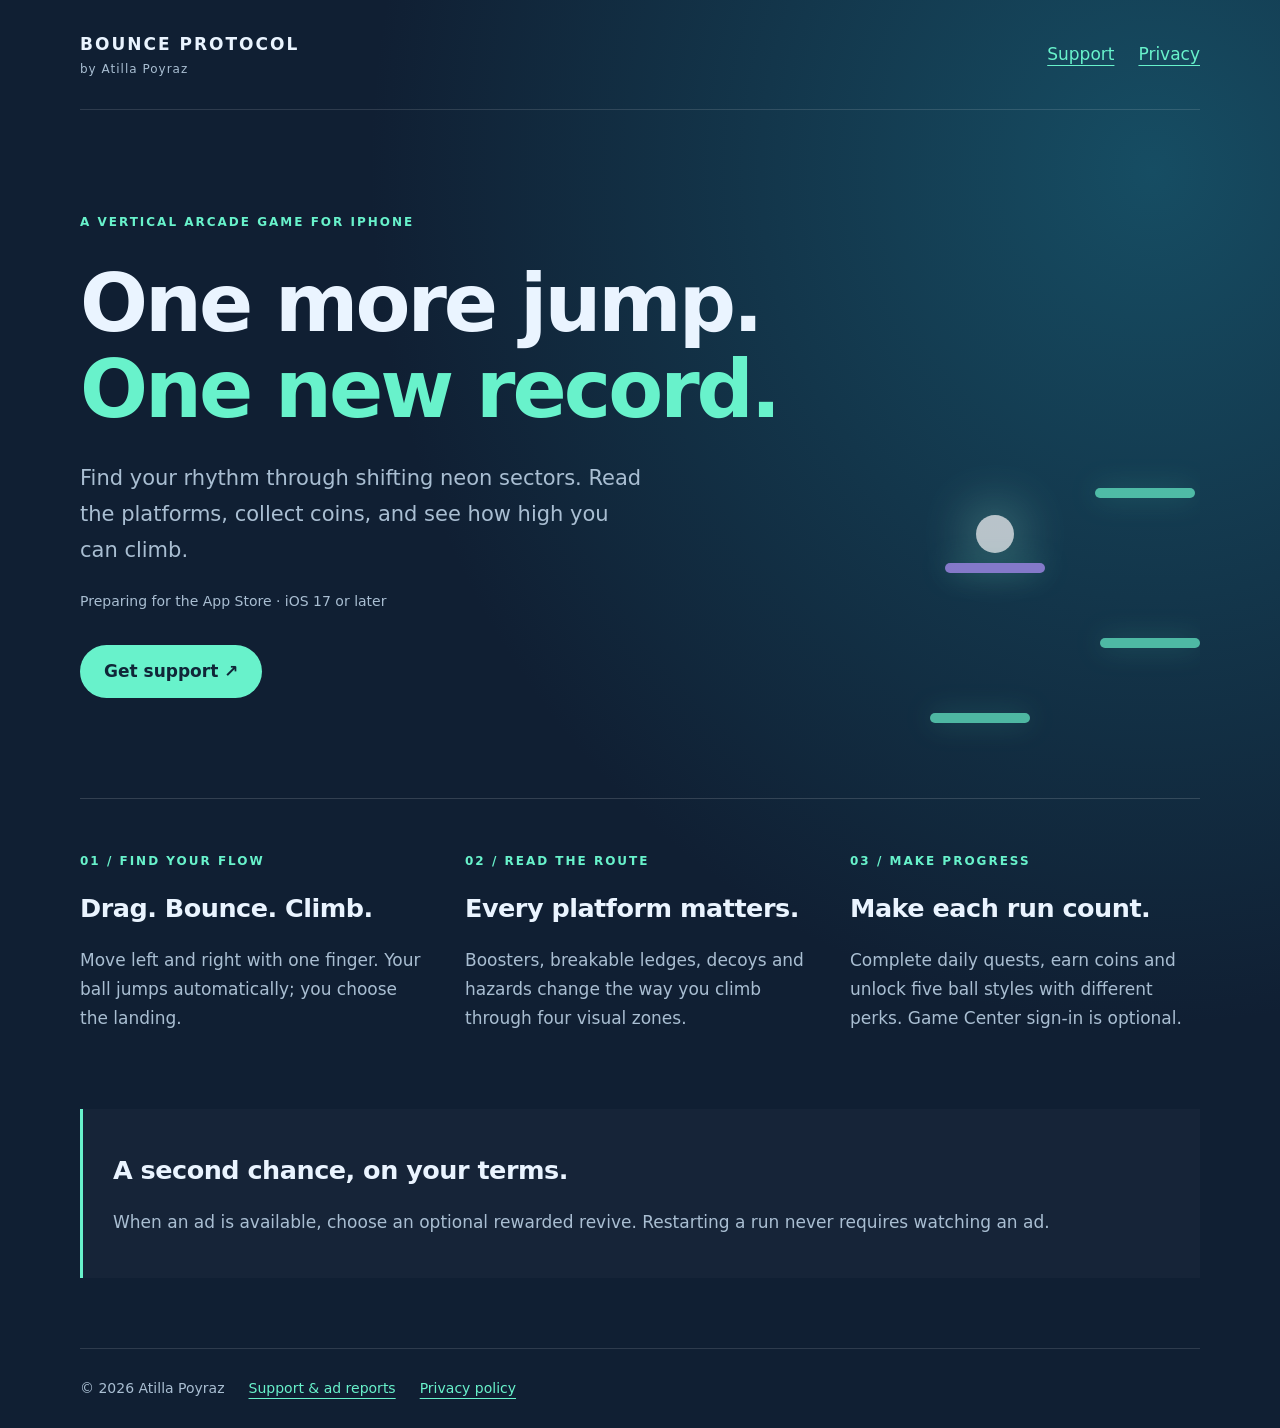
<file: index.html>
<!doctype html>
<html lang="en"><head><meta charset="utf-8"><meta name="viewport" content="width=device-width, initial-scale=1"><meta name="description" content="Bounce Protocol — a vertical arcade game for iPhone. Official support and privacy information."><title>Bounce Protocol — Climb. Adapt. Survive.</title><link rel="stylesheet" href="style.css"></head>
<body><header><a class="brand" href="index.html">BOUNCE PROTOCOL<span>by Atilla Poyraz</span></a><nav aria-label="Main"><a href="support.html">Support</a><a href="privacy.html">Privacy</a></nav></header>
<main><section class="hero"><p class="eyebrow">A VERTICAL ARCADE GAME FOR IPHONE</p><h1>One more jump.<br><em>One new record.</em></h1><p class="intro">Find your rhythm through shifting neon sectors. Read the platforms, collect coins, and see how high you can climb.</p><p class="status">Preparing for the App Store · iOS 17 or later</p><a class="button" href="support.html">Get support ↗</a><div class="course" aria-hidden="true"><i class="ball"></i><i class="platform p1"></i><i class="platform p2"></i><i class="platform p3"></i><i class="platform p4"></i></div></section>
<section class="features" aria-label="Game features"><article><p class="eyebrow">01 / FIND YOUR FLOW</p><h2>Drag. Bounce. Climb.</h2><p>Move left and right with one finger. Your ball jumps automatically; you choose the landing.</p></article><article><p class="eyebrow">02 / READ THE ROUTE</p><h2>Every platform matters.</h2><p>Boosters, breakable ledges, decoys and hazards change the way you climb through four visual zones.</p></article><article><p class="eyebrow">03 / MAKE PROGRESS</p><h2>Make each run count.</h2><p>Complete daily quests, earn coins and unlock five ball styles with different perks. Game Center sign-in is optional.</p></article></section>
<section class="note"><h2>A second chance, on your terms.</h2><p>When an ad is available, choose an optional rewarded revive. Restarting a run never requires watching an ad.</p></section></main>
<footer><span>© 2026 Atilla Poyraz</span><a href="support.html">Support &amp; ad reports</a><a href="privacy.html">Privacy policy</a></footer></body></html>
</file>
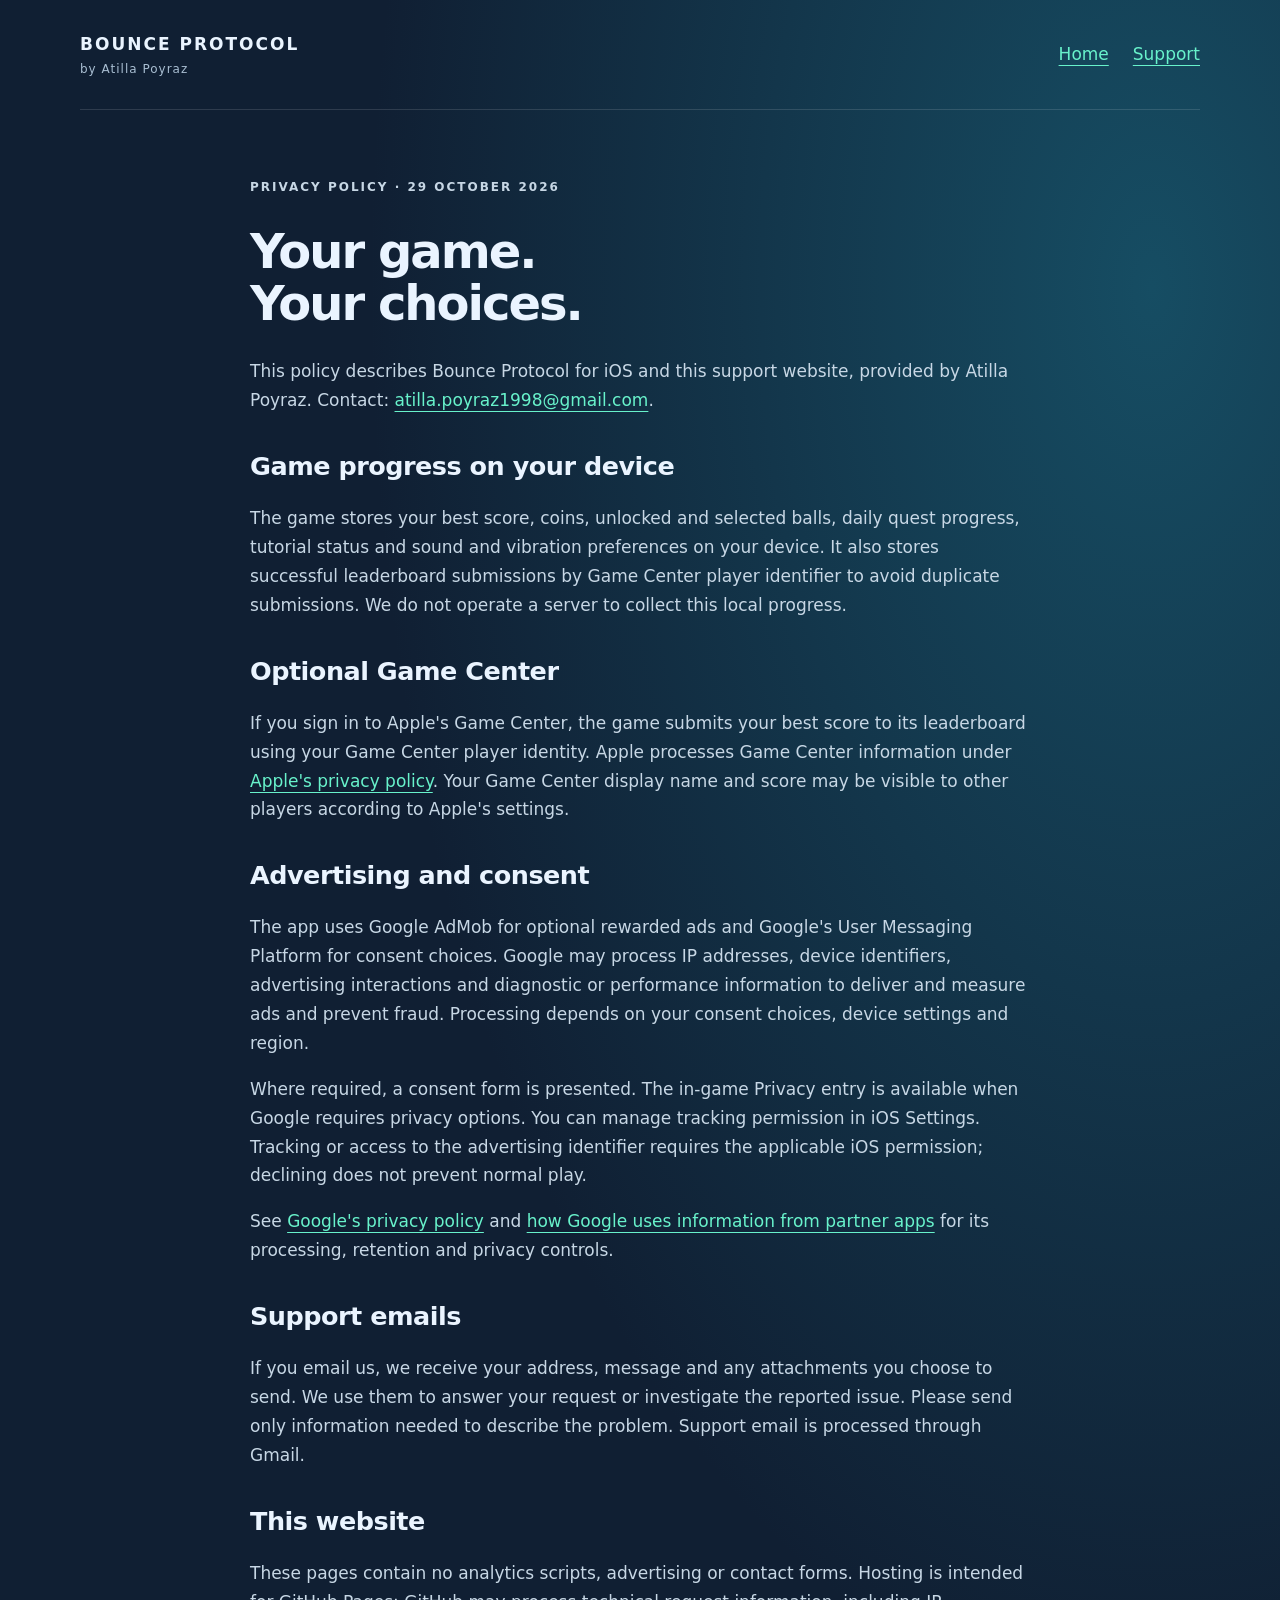
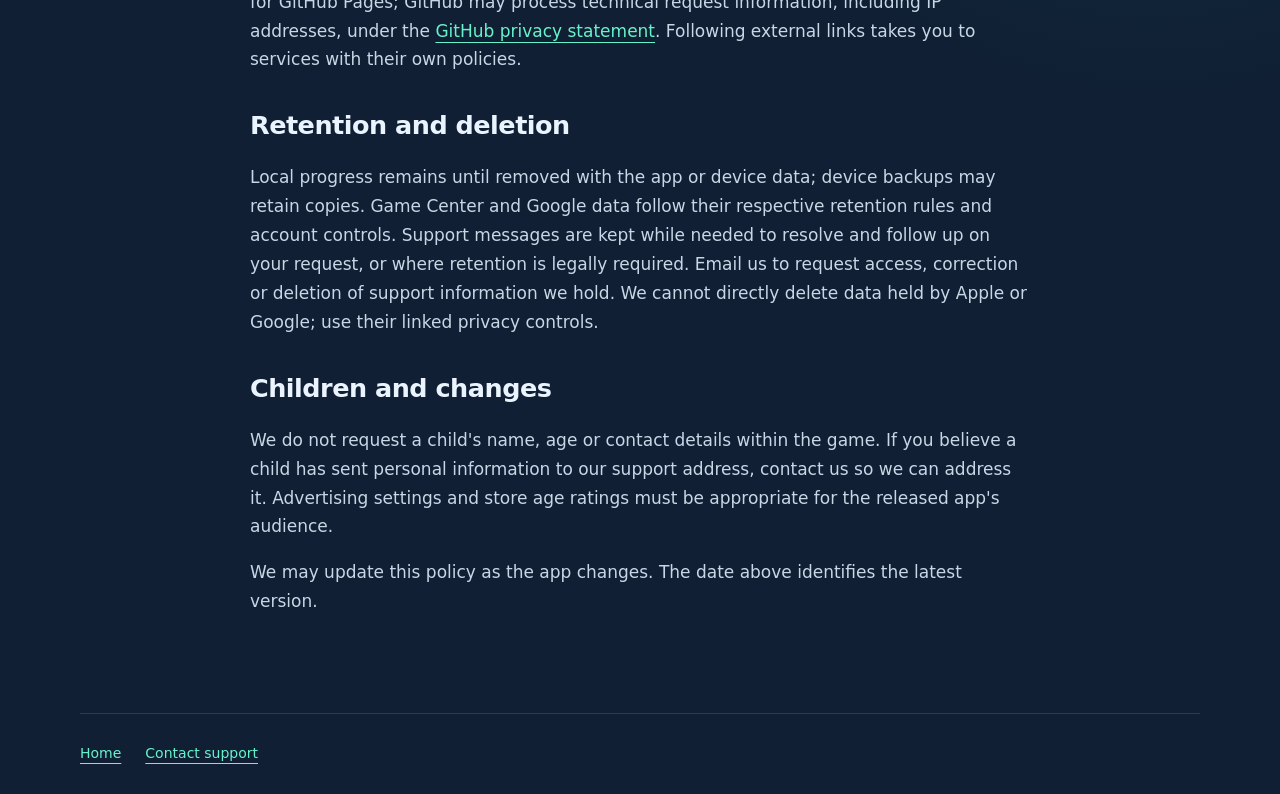
<file: privacy.html>
<!doctype html>
<html lang="en"><head><meta charset="utf-8"><meta name="viewport" content="width=device-width, initial-scale=1"><title>Privacy Policy — Bounce Protocol</title><link rel="stylesheet" href="style.css"></head><body><header><a class="brand" href="index.html">BOUNCE PROTOCOL<span>by Atilla Poyraz</span></a><nav aria-label="Main"><a href="index.html">Home</a><a href="support.html">Support</a></nav></header><main class="document"><p class="eyebrow">PRIVACY POLICY · 29 OCTOBER 2026</p><h1>Your game.<br>Your choices.</h1><p>This policy describes Bounce Protocol for iOS and this support website, provided by Atilla Poyraz. Contact: <a class="email" href="mailto:atilla.poyraz1998@gmail.com">atilla.poyraz1998@gmail.com</a>.</p><h2>Game progress on your device</h2><p>The game stores your best score, coins, unlocked and selected balls, daily quest progress, tutorial status and sound and vibration preferences on your device. It also stores successful leaderboard submissions by Game Center player identifier to avoid duplicate submissions. We do not operate a server to collect this local progress.</p><h2>Optional Game Center</h2><p>If you sign in to Apple's Game Center, the game submits your best score to its leaderboard using your Game Center player identity. Apple processes Game Center information under <a href="https://www.apple.com/legal/privacy/">Apple's privacy policy</a>. Your Game Center display name and score may be visible to other players according to Apple's settings.</p><h2>Advertising and consent</h2><p>The app uses Google AdMob for optional rewarded ads and Google's User Messaging Platform for consent choices. Google may process IP addresses, device identifiers, advertising interactions and diagnostic or performance information to deliver and measure ads and prevent fraud. Processing depends on your consent choices, device settings and region.</p><p>Where required, a consent form is presented. The in-game Privacy entry is available when Google requires privacy options. You can manage tracking permission in iOS Settings. Tracking or access to the advertising identifier requires the applicable iOS permission; declining does not prevent normal play.</p><p>See <a href="https://policies.google.com/privacy">Google's privacy policy</a> and <a href="https://policies.google.com/technologies/partner-sites">how Google uses information from partner apps</a> for its processing, retention and privacy controls.</p><h2>Support emails</h2><p>If you email us, we receive your address, message and any attachments you choose to send. We use them to answer your request or investigate the reported issue. Please send only information needed to describe the problem. Support email is processed through Gmail.</p><h2>This website</h2><p>These pages contain no analytics scripts, advertising or contact forms. Hosting is intended for GitHub Pages; GitHub may process technical request information, including IP addresses, under the <a href="https://docs.github.com/en/site-policy/privacy-policies/github-general-privacy-statement">GitHub privacy statement</a>. Following external links takes you to services with their own policies.</p><h2>Retention and deletion</h2><p>Local progress remains until removed with the app or device data; device backups may retain copies. Game Center and Google data follow their respective retention rules and account controls. Support messages are kept while needed to resolve and follow up on your request, or where retention is legally required. Email us to request access, correction or deletion of support information we hold. We cannot directly delete data held by Apple or Google; use their linked privacy controls.</p><h2>Children and changes</h2><p>We do not request a child's name, age or contact details within the game. If you believe a child has sent personal information to our support address, contact us so we can address it. Advertising settings and store age ratings must be appropriate for the released app's audience.</p><p>We may update this policy as the app changes. The date above identifies the latest version.</p></main><footer><a href="index.html">Home</a><a href="support.html">Contact support</a></footer></body></html>
</file>
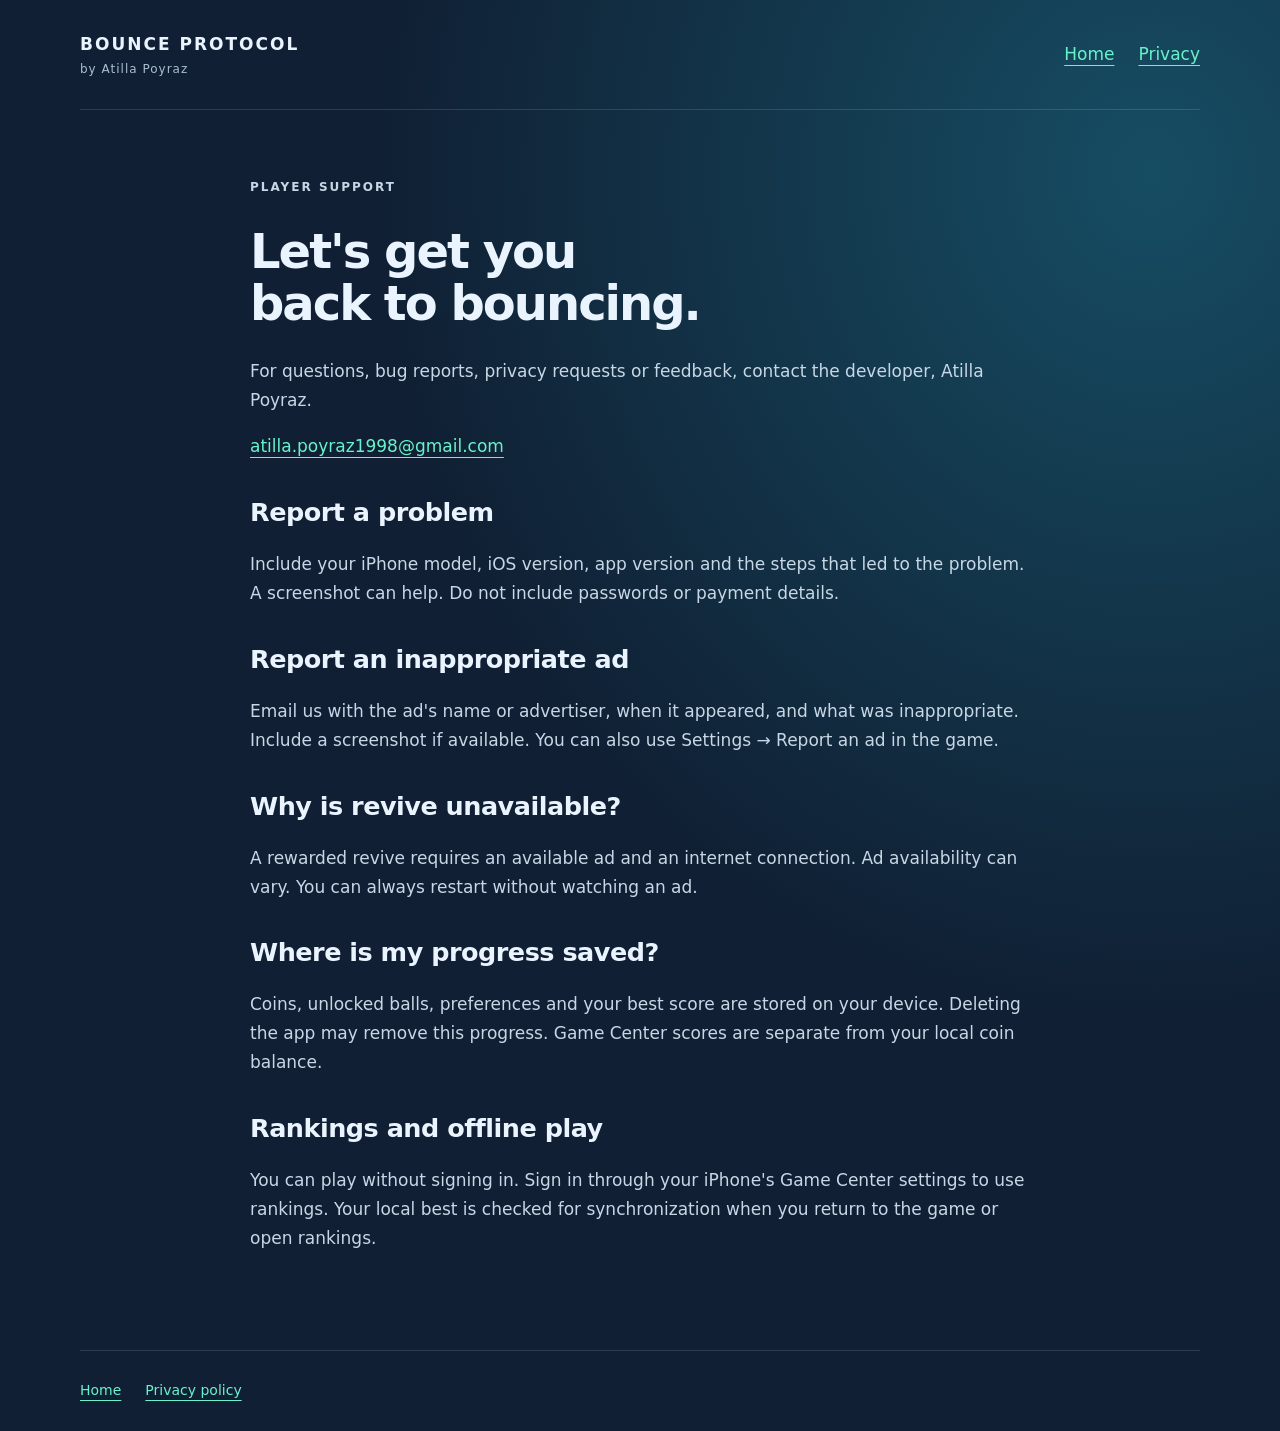
<file: support.html>
<!doctype html>
<html lang="en"><head><meta charset="utf-8"><meta name="viewport" content="width=device-width, initial-scale=1"><title>Support — Bounce Protocol</title><link rel="stylesheet" href="style.css"></head><body><header><a class="brand" href="index.html">BOUNCE PROTOCOL<span>by Atilla Poyraz</span></a><nav aria-label="Main"><a href="index.html">Home</a><a href="privacy.html">Privacy</a></nav></header><main class="document"><p class="eyebrow">PLAYER SUPPORT</p><h1>Let's get you<br>back to bouncing.</h1><p>For questions, bug reports, privacy requests or feedback, contact the developer, Atilla Poyraz.</p><p><a class="email" href="mailto:atilla.poyraz1998@gmail.com?subject=Bounce%20Protocol%20Support">atilla.poyraz1998@gmail.com</a></p><h2>Report a problem</h2><p>Include your iPhone model, iOS version, app version and the steps that led to the problem. A screenshot can help. Do not include passwords or payment details.</p><h2>Report an inappropriate ad</h2><p>Email us with the ad's name or advertiser, when it appeared, and what was inappropriate. Include a screenshot if available. You can also use Settings → Report an ad in the game.</p><h2>Why is revive unavailable?</h2><p>A rewarded revive requires an available ad and an internet connection. Ad availability can vary. You can always restart without watching an ad.</p><h2>Where is my progress saved?</h2><p>Coins, unlocked balls, preferences and your best score are stored on your device. Deleting the app may remove this progress. Game Center scores are separate from your local coin balance.</p><h2>Rankings and offline play</h2><p>You can play without signing in. Sign in through your iPhone's Game Center settings to use rankings. Your local best is checked for synchronization when you return to the game or open rankings.</p></main><footer><a href="index.html">Home</a><a href="privacy.html">Privacy policy</a></footer></body></html>
</file>
<file: style.css>
:root{color-scheme:dark;--ink:#eaf4ff;--muted:#a9bed2;--mint:#68f2cb}*{box-sizing:border-box}body{margin:0;background:radial-gradient(ellipse at 90% 12%,#164d63 0,transparent 48%),#101f33;color:var(--ink);font:17px/1.7 system-ui,-apple-system,sans-serif}header,main,footer{width:min(1120px,90%);margin:auto}header{display:flex;justify-content:space-between;align-items:center;gap:24px;padding:30px 0;border-bottom:1px solid #ffffff20}a{color:var(--mint);text-underline-offset:5px}a:focus-visible{outline:3px solid #ffd178;outline-offset:5px}.brand{color:var(--ink);font-weight:850;letter-spacing:2px;text-decoration:none}.brand span{display:block;font-size:12px;font-weight:400;letter-spacing:1px;color:var(--muted)}nav{display:flex;gap:24px}.hero{position:relative;padding:90px 0 100px;overflow:hidden}.eyebrow{font-size:12px;font-weight:750;letter-spacing:2px;color:var(--mint)}h1{font-size:clamp(40px,6.5vw,80px);line-height:1.08;letter-spacing:-3px;max-width:770px;margin:28px 0}h1 em{font-style:normal;color:var(--mint)}h2{line-height:1.25;letter-spacing:-.5px}.intro{font-size:21px;max-width:570px;color:var(--muted)}.status{font-size:14px;color:var(--muted)}.button{display:inline-block;margin-top:18px;padding:12px 24px;background:var(--mint);color:#102638;border-radius:100px;font-weight:700;text-decoration:none}.features{display:grid;grid-template-columns:repeat(3,1fr);gap:35px;border-top:1px solid #ffffff25;padding:40px 0}.features p:not(.eyebrow),.note p{color:var(--muted)}.note{padding:24px 30px;border-left:3px solid var(--mint);background:#ffffff06;margin:20px 0 70px}.course{position:absolute;right:0;bottom:70px;width:280px;height:270px;z-index:-1;opacity:.7}.platform{position:absolute;width:100px;height:10px;border-radius:8px;background:#68f2cb;box-shadow:0 0 28px #68f2cb50}.p1{bottom:5px;left:10px}.p2{bottom:80px;right:0}.p3{bottom:155px;left:25px;background:#b596ff}.p4{bottom:230px;right:5px}.ball{position:absolute;width:38px;height:38px;background:#fff;border-radius:50%;left:56px;bottom:175px;box-shadow:0 0 55px #a3fce0}footer{display:flex;gap:24px;flex-wrap:wrap;font-size:14px;color:var(--muted);padding:28px 0;border-top:1px solid #ffffff20}.document{max-width:780px;padding:55px 0 80px}.document h1{font-size:48px;letter-spacing:-2px}.document h2{margin-top:36px}.document p,.document li{color:#c7d7e5}.email{overflow-wrap:anywhere}.document .note{margin:30px 0;padding:15px 24px}@media(max-width:700px){header{align-items:flex-start}.brand{font-size:13px}nav{gap:14px;font-size:14px}.hero{padding:55px 0}.course{display:none}.features{grid-template-columns:1fr;gap:12px}h1{letter-spacing:-2px}.intro{font-size:18px}.document h1{font-size:38px}footer{gap:12px 24px}}
</file>
